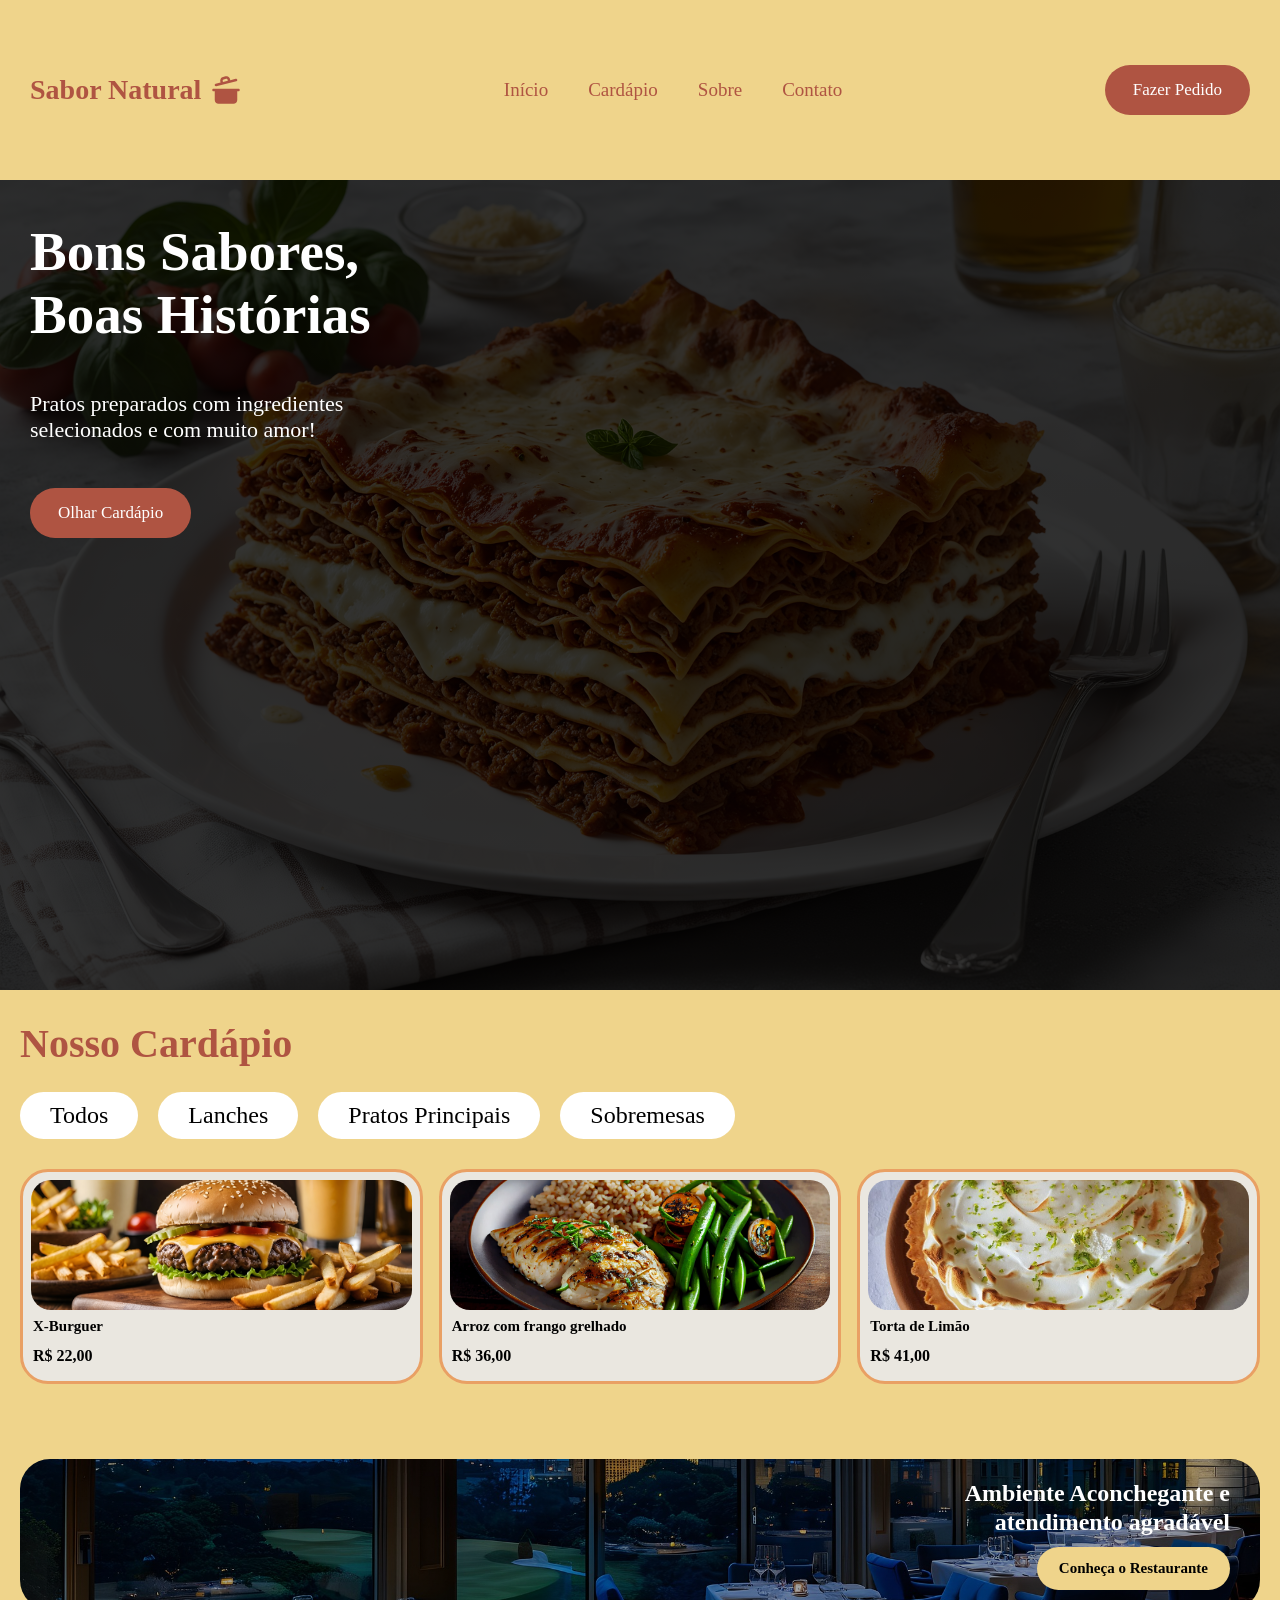
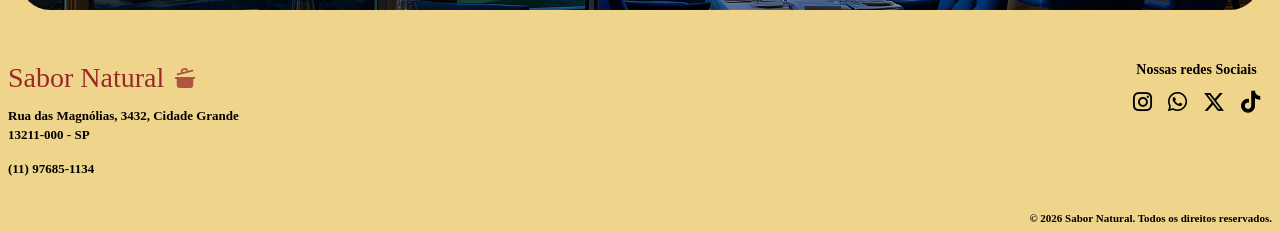
<file: index.html>
<!DOCTYPE html>
<html lang="pt-BR">

<head>
    <meta charset="UTF-8">
    <meta name="viewport" content="width=device-width, initial-scale=1.0">
    <title>Sabor Natural - Restaurante</title>
    <link rel="stylesheet" href="style.css">
    <link rel="preconnect" href="https://fonts.googleapis.com">
    <link rel="preconnect" href="https://fonts.gstatic.com" crossorigin>
    <link rel="stylesheet" href="https://cdnjs.cloudflare.com/ajax/libs/font-awesome/6.5.2/css/all.min.css"
    >
</head>

<body>
    <section class="hero" id="inicio">

        <header>

            <div class="logo">
                <h1>Sabor Natural</h1>
                <img src="img/panela.svg" alt="Panela do Sabor Natural">
            </div>

            <nav>
                <a href="#inicio">Início</a>
                <a href="#cardapio">Cardápio</a>
                <a href="#sobre">Sobre</a>
                <a href="#contato">Contato</a>
            </nav>
            <a href="#cardapio" class="btn-pedido">Fazer Pedido</a>

        </header>

        <section class="home">

            <h1>
                Bons Sabores,<br>
                Boas Histórias
            </h1>

            <p>
                Pratos preparados com ingredientes<br>
                selecionados e com muito amor!
            </p>

            <a href="#cardapio" class="btn-cardapio">Olhar Cardápio</a>

        </section>

    </section>

    <!-- Conteúdo principal -->
    <main>

        <!-- Seção Cardápio -->
        <section class="menu-section" id="cardapio">
            <h2>Nosso Cardápio</h2>
            <div class="cardapio">
                <button>Todos</button>
                <button>Lanches</button>
                <button>Pratos Principais</button>
                <button>Sobremesas</button>
            </div>

            <!-- Cards dos pratos -->
            <div class="card-grid">

                <!-- Card 1 -->
                <div class="card">
                    <img src="img/X-Burguer.png" alt="X-Burguer">

                    <div class="card-info">
                        <h3>X-Burguer</h3>
                        <p>R$ 22,00</p>
                    </div>
                </div>

                <!-- Card 2 -->
                <div class="card">
                    <img
                        src="img/Arroz e frango grelhado.jpg"
                        alt="Frango grelhado"
                    >

                    <div class="card-info">
                        <h3>Arroz com frango grelhado</h3>
                        <p>R$ 36,00</p>
                    </div>
                </div>

                <!-- Card 3 -->
                <div class="card">
                    <img
                        src="img/Torta_de_limao.jpg"
                        alt="Torta de limão"
                    >

                    <div class="card-info">
                        <h3>Torta de Limão</h3>
                        <p>R$ 41,00</p>
                    </div>
                </div>

            </div>

        </section>

        <!-- Seção Ambiente -->
        <section class="ambiente-section" id="sobre">

            <div class="ambiente-banner">

                <h3>
                    Ambiente Aconchegante e atendimento agradável
                </h3>

                <a href="#contato" class="btn-conheca">
                    Conheça o Restaurante
                </a>

            </div>

        </section>

    </main>

    <!-- Rodapé -->
    <footer class="footer" id="contato">
        <div class="footer-conteudo">

            <!-- Informações do restaurante -->
            <div class="footer-info">
                <div class="footer-logo">
                    <h1>Sabor Natural</h1>
                    <img src="img/panela.svg" alt="Panela">
                </div>
                <p>Rua das Magnólias, 3432, Cidade Grande<br>13211-000 - SP</p>
                <a href="tel:+5511976851134" class="footer-telefone">(11) 97685-1134</a>

            </div>

            <!-- Redes sociais -->
            <div class="footer-social">

                <h3>Nossas redes Sociais</h3>

                <div class="footer-icones">

                    <a
                        href="https://www.instagram.com/"
                        target="_blank"
                        rel="noopener noreferrer"
                        aria-label="Instagram"
                    >
                        <i class="fa-brands fa-instagram"></i>
                    </a>

                    <a
                        href="https://www.whatsapp.com/"
                        target="_blank"
                        rel="noopener noreferrer"
                        aria-label="WhatsApp"
                    >
                        <i class="fa-brands fa-whatsapp"></i>
                    </a>

                    <a
                        href="https://x.com/"
                        target="_blank"
                        rel="noopener noreferrer"
                        aria-label="X"
                    >
                        <i class="fa-brands fa-x-twitter"></i>
                    </a>

                    <a
                        href="https://www.tiktok.com/"
                        target="_blank"
                        rel="noopener noreferrer"
                        aria-label="TikTok"
                    >
                        <i class="fa-brands fa-tiktok"></i>
                    </a>

                </div>

            </div>

        </div>

        <!-- Direitos autorais -->
        <div class="footer-copy">
            <p>
                &copy; 2026 Sabor Natural. Todos os direitos reservados.
            </p>
        </div>

    </footer>

</body>

</html>
</file>
<file: style.css>
*{
    margin: 0;
    padding: 0;
    box-sizing: border-box;
    font-family: 'Abril Fatface';

}

body{
    background-color: #EFD48B;
}

header{
    display: flex;
    align-items: center;
    justify-content: space-between;
    height: 20vh;
}

header h1{
    color:#AF5442;
    font-size: 28px;
}

.logo img{
    width: 30px;
}

header nav{
    display: flex;
    gap: 40px;
    font-size: 19px;

}

header nav a{
    text-decoration: none;
    color: #AF5442;
}
.logo{
    display: flex;
    align-items: center;
    gap: 10px;
}

.btn-pedido,
.btn-cardapio {
    display: inline-block;
    background-color: #AF5442;
    color: white;
    padding: 15px 28px;
    border-radius: 40px;
    border: none;
    font-size: 17px;
    text-decoration: none;
    cursor: pointer;
    box-sizing: border-box;
}

.btn-pedido:hover,
.btn-cardapio:hover {
    background-color: #9A2A2A;
}

.btn-cardapio {
    align-self: flex-start;
    width: auto;
}

.home{
    width: 100%;
    height: 90vh;
    background: linear-gradient(to right, rgba(0, 0, 0, 0.8),rgba(0, 0, 0, 0.8)), url(img/Lasanha.png);
    background-position: center;
    background-size: cover;
    display: flex;
    flex-direction: column;
    gap: 45px;
    padding: 40px 30px;
}
header{
    padding: 20px 30px;
}

.home h1{
    font-size: 55px;
}

.home p{
    font-size: 22px;
}

.home h1,p{
    color: white;
}

.menu-section {
    background-color: #efd48b;
    padding: 30px 20px 45px;
    box-sizing: border-box;
}


.menu-section h2 {
    color: #af5442;
    text-align:left;
    margin: 0 0 25px;
    font-size: 40px;
}


.menu-section .cardapio {
    display: flex;
    justify-content: flex-start;
    align-items: center;
    flex-wrap: wrap;
    gap: 20px;
    margin-bottom: 30px;
}


.menu-section .cardapio button {
    padding: 10px 30px;
    border: none;
    border-radius: 25px;
    background-color: #ffffff;
    color: #000000;
    cursor: pointer;
    font-size: 24px;
}


.menu-section .cardapio button:hover {
    background-color: #AF5442;
    color: #ffffff;
}


.menu-section .card-grid {
    display: flex;
    justify-content: flex-start;
    align-items: stretch;
    gap: 16px;
    width: 100%;
    box-sizing: border-box;
}


.menu-section .card {
    flex: 1;
    min-width: 0;
    padding: 8px;
    box-sizing: border-box;
    background-color: #eae7e0;
    border: 3px solid #e9a064;
    border-radius: 28px;
}

.menu-section .card img {
    display: block;
    width: 100%;
    height: 130px;
    object-fit: cover;
    border-radius: 20px;
}


.menu-section .card-info {
    padding: 0 2px;
}

.menu-section .card-info h3 {
    font-family: Georgia, serif;
    font-size: 15px;
    margin: 8px 0 12px;
}

.menu-section .card-info p {
    color: #000000;
    font-family: Georgia, serif;
    font-size: 16px;
    font-weight: bold;
    margin: 0 0 8px;
}

.ambiente-section {
    padding: 30px 20px;
    background-color: #efd48b;
    box-sizing: border-box;
}

.ambiente-banner {
    width: 100%;
    min-height: 145px;
    padding: 20px 30px;
    box-sizing: border-box;

    border-radius: 30px;
    overflow: hidden;

    background-image:
        linear-gradient(rgba(0, 0, 0, 0.35), rgba(0, 0, 0, 0.35)),
        url("img/interior\ restaurante.jpg");

    background-size: cover;
    background-position: center;

    display: flex;
    flex-direction: column;
    align-items: flex-end;
    justify-content: center;
    gap: 10px;
}

.ambiente-banner h3 {
    color: #fff;
    font-size: 24px;
    line-height: 1.2;
    text-align: right;
    max-width: 320px;
    margin: 0;
}

.btn-conheca {
    display: inline-block;
    background-color: #efd48b;
    color: #000;
    text-decoration: none;

    font-weight: bold;
    font-size: 15px;

    padding: 13px 22px;
    border-radius: 30px;

    transition: background-color 0.3s ease;
}

.btn-conheca:hover {
    background-color: #e4c46f;
}


.footer {
    background-color: #EFD48B;
    color: #000;
    min-height: 190px;
    padding: 22px 8px 8px;
    display: flex;
    flex-direction: column;
    justify-content: space-between;
    box-sizing: border-box;
}


.footer-conteudo {
    display: flex;
    justify-content: space-between;
    align-items: flex-start;
    gap: 20px;
}


.footer-logo {
    display: flex;
    align-items: center;
    gap: 10px;
    margin-bottom: 12px;
}

.footer-logo h1 {
    color: #9A2A2A;
    font-family: 'Abril Fatface', serif;
    font-size: 28px;
    font-weight: normal;
    font: bold;
}

.footer-logo img {
    width: 22px;
    height: 22px;
    object-fit: contain;
}


.footer-info p,
.footer-telefone {
    color: #000;
    font-size: 13px;
    line-height: 1.5;
    font-weight: bold;
    margin-bottom: 14px;
}

.footer-telefone {
    display: inline-block;
    text-decoration: none;
}


.footer-social {
    text-align: center;
    margin-right: 12px;
}

.footer-social h3 {
    font-size: 14px;
    margin-bottom: 12px;
}

.footer-icones {
    display: flex;
    align-items: center;
    justify-content: center;
    gap: 16px;
}

.footer-icones a {
    color: #000;
    font-size: 22px;
    text-decoration: none;
}

.footer-icones a:hover {
    color: #AF5442;
}


.footer-copy {
    text-align: right;
    font-size: 11px;
    font-weight: bold;
    margin-top: 20px;
}

.footer-copy p {
    color: #000;
    margin: 0;
}


html {
    scroll-behavior: smooth;
    scroll-padding-top: 20px;
}




header nav a:hover {
    color: #9A2A2A;
}
</file>
